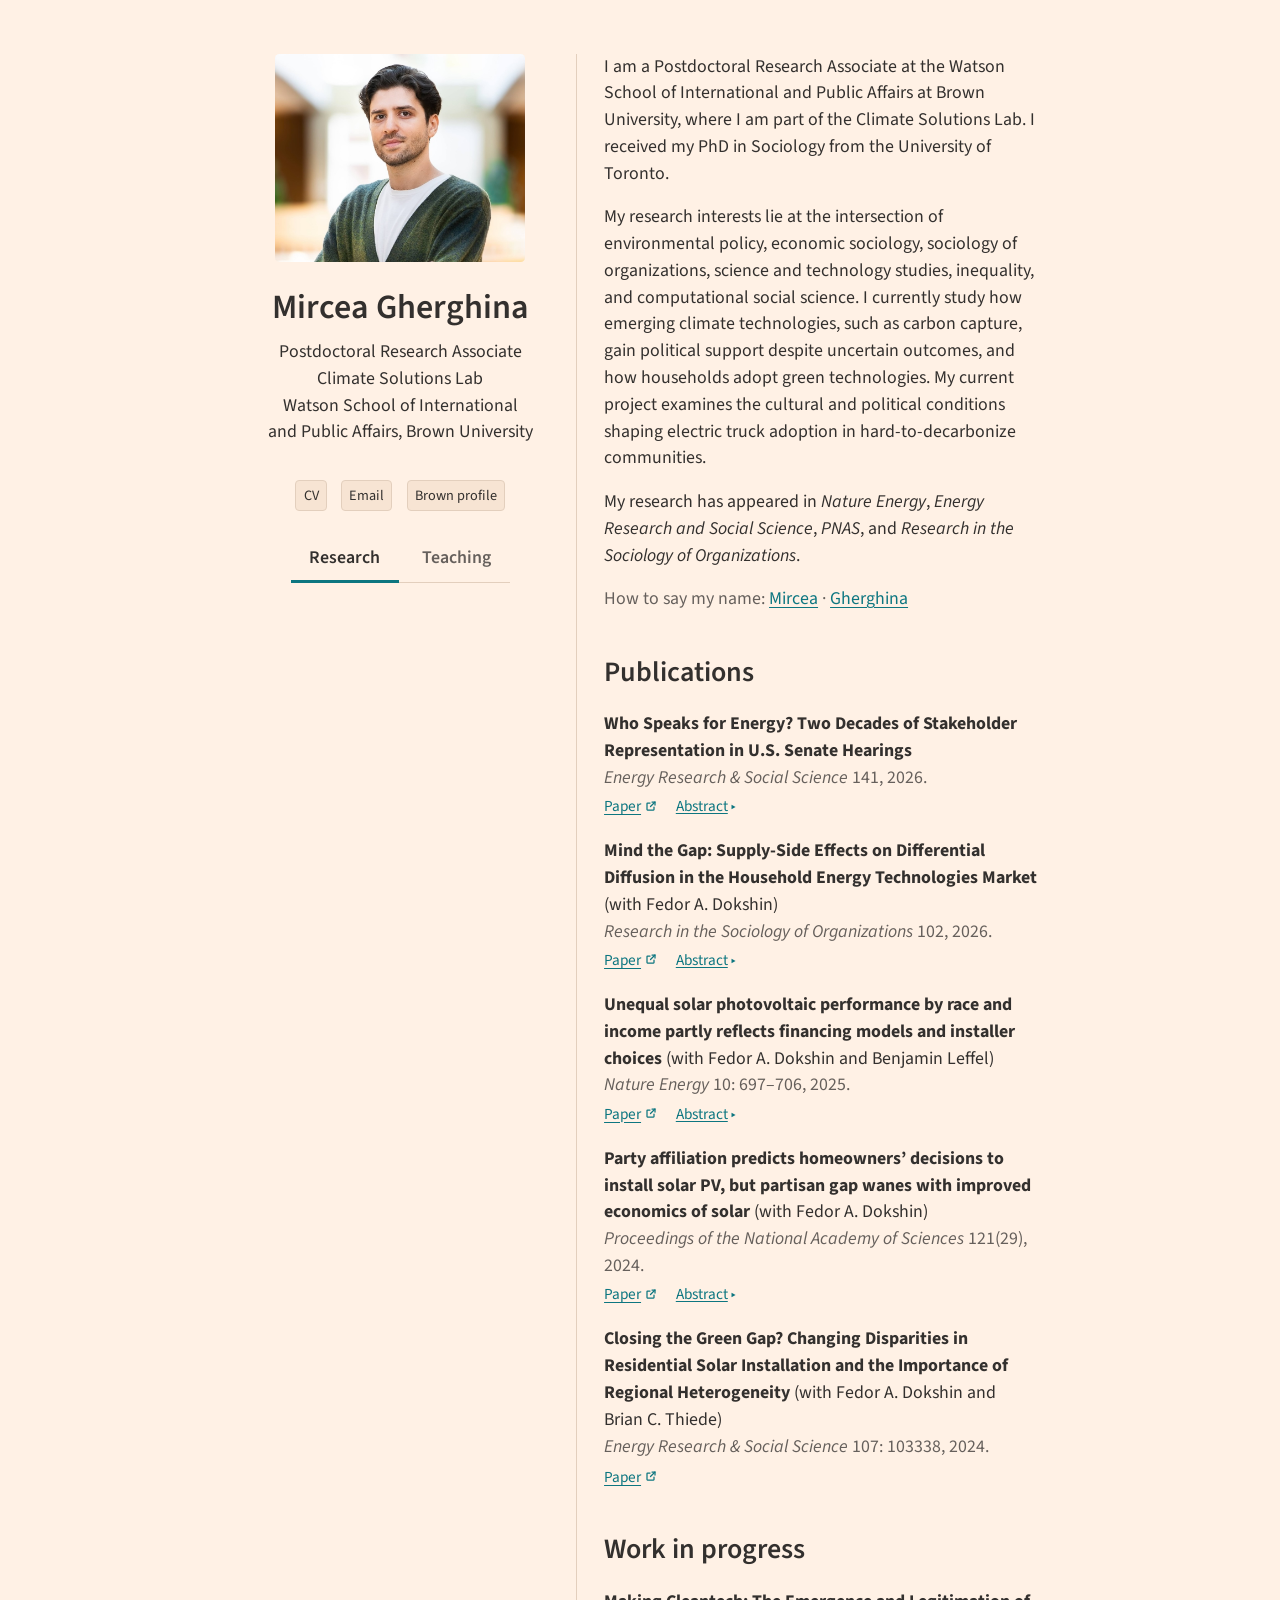
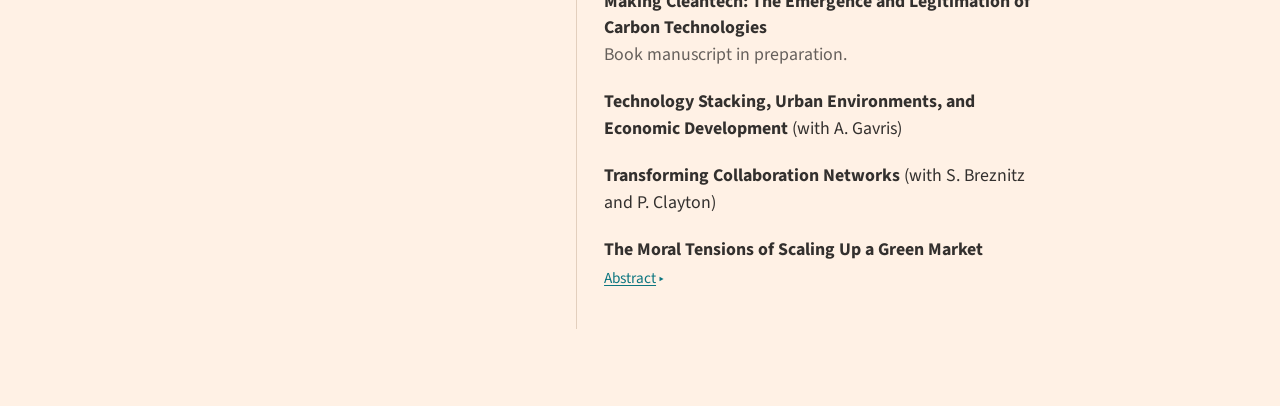
<file: index.html>
<!DOCTYPE html>
<html xmlns="http://www.w3.org/1999/xhtml" lang="en" xml:lang="en"><head>

<meta charset="utf-8">
<meta name="generator" content="quarto-1.7.32">

<meta name="viewport" content="width=device-width, initial-scale=1.0, user-scalable=yes">


<title>Mircea Gherghina</title>
<style>
code{white-space: pre-wrap;}
span.smallcaps{font-variant: small-caps;}
div.columns{display: flex; gap: min(4vw, 1.5em);}
div.column{flex: auto; overflow-x: auto;}
div.hanging-indent{margin-left: 1.5em; text-indent: -1.5em;}
ul.task-list{list-style: none;}
ul.task-list li input[type="checkbox"] {
  width: 0.8em;
  margin: 0 0.8em 0.2em -1em; /* quarto-specific, see https://github.com/quarto-dev/quarto-cli/issues/4556 */ 
  vertical-align: middle;
}
</style>


<script src="site_libs/quarto-nav/quarto-nav.js"></script>
<script src="site_libs/clipboard/clipboard.min.js"></script>
<script src="site_libs/quarto-search/autocomplete.umd.js"></script>
<script src="site_libs/quarto-search/fuse.min.js"></script>
<script src="site_libs/quarto-search/quarto-search.js"></script>
<meta name="quarto:offset" content="./">
<script src="site_libs/quarto-html/quarto.js" type="module"></script>
<script src="site_libs/quarto-html/tabsets/tabsets.js" type="module"></script>
<script src="site_libs/quarto-html/popper.min.js"></script>
<script src="site_libs/quarto-html/tippy.umd.min.js"></script>
<link href="site_libs/quarto-html/tippy.css" rel="stylesheet">
<link href="site_libs/quarto-html/quarto-syntax-highlighting-37eea08aefeeee20ff55810ff984fec1.css" rel="stylesheet" id="quarto-text-highlighting-styles">
<script src="site_libs/bootstrap/bootstrap.min.js"></script>
<link href="site_libs/bootstrap/bootstrap-icons.css" rel="stylesheet">
<link href="site_libs/bootstrap/bootstrap-c1fac2584b48ed01fb6e278e36375074.min.css" rel="stylesheet" append-hash="true" id="quarto-bootstrap" data-mode="light">
<script id="quarto-search-options" type="application/json">{
  "location": "sidebar",
  "copy-button": false,
  "collapse-after": 3,
  "panel-placement": "start",
  "type": "textbox",
  "limit": 50,
  "keyboard-shortcut": [
    "f",
    "/",
    "s"
  ],
  "show-item-context": false,
  "language": {
    "search-no-results-text": "No results",
    "search-matching-documents-text": "matching documents",
    "search-copy-link-title": "Copy link to search",
    "search-hide-matches-text": "Hide additional matches",
    "search-more-match-text": "more match in this document",
    "search-more-matches-text": "more matches in this document",
    "search-clear-button-title": "Clear",
    "search-text-placeholder": "",
    "search-detached-cancel-button-title": "Cancel",
    "search-submit-button-title": "Submit",
    "search-label": "Search"
  }
}</script>


<link rel="stylesheet" href="styles.css">
</head>

<body class="fullcontent quarto-light">

<div id="quarto-search-results"></div>
<!-- content -->
<div id="quarto-content" class="quarto-container page-columns page-rows-contents page-layout-article">
<!-- sidebar -->
<!-- margin-sidebar -->
    
<!-- main -->
<div class="quarto-about-trestles">
  <div class="about-entity">
    <img src="profile.jpg" class="about-image
  rounded " style="width: 14em;">
<header id="title-block-header" class="quarto-title-block default">
<div class="quarto-title">
<h1 class="title">Mircea Gherghina</h1>
<p class="subtitle lead"></p><p>Postdoctoral Research Associate<br> Climate Solutions Lab <br> Watson School of International<br> and Public Affairs, Brown University</p><p></p>
</div>
<div class="quarto-title-meta">
  </div>
</header>
    <div class="about-links">
  <a href="/cv.pdf" class="about-link" rel="" target="">
     <span class="about-link-text">CV</span>
  </a>
  <a href="mailto:mircea_gherghina@brown.edu" class="about-link" rel="" target="">
     <span class="about-link-text">Email</span>
  </a>
  <a href="https://climate.watson.brown.edu/people/mircea-gherghina" class="about-link" rel="" target="">
     <span class="about-link-text">Brown profile</span>
  </a>
</div>
  </div>
  <div class="about-contents"><main class="content" id="quarto-document-content">
<p>I am a Postdoctoral Research Associate at the Watson School of International and Public Affairs at Brown University, where I am part of the Climate Solutions Lab. I received my PhD in Sociology from the University of Toronto.</p>
<p>My research interests lie at the intersection of environmental policy, economic sociology, sociology of organizations, science and technology studies, inequality, and computational social science. I currently study how emerging climate technologies, such as carbon capture, gain political support despite uncertain outcomes, and how households adopt green technologies. My current project examines the cultural and political conditions shaping electric truck adoption in hard-to-decarbonize communities.</p>
<p>My research has appeared in <em>Nature Energy</em>, <em>Energy Research and Social Science</em>, <em>PNAS</em>, and <em>Research in the Sociology of Organizations</em>.</p>
<p><span class="status">How to say my name: <a href="https://www.youtube.com/watch?v=IW060dQiK8I">Mircea</a> · <a href="https://ro.forvo.com/word/gherghina/">Gherghina</a></span></p>
<!-- ============ RESEARCH TAB ============ -->
<div id="research" class="tab-section" data-tab="Research">
<section id="publications" class="level2">
<h2 data-anchor-id="publications">Publications</h2>
<div class="paper">
<p><strong>Who Speaks for Energy? Two Decades of Stakeholder Representation in U.S. Senate Hearings</strong><br> <span class="status"><em>Energy Research &amp; Social Science</em> 141, 2026.</span> <a href="https://doi.org/10.1016/j.erss.2026.105054" class="paper-links">Paper</a></p>
<div class="abstract">
<p>Over the past two decades, energy policy debates have increasingly centered on reducing greenhouse gas emissions, accompanied by growing public investment in clean energy. Yet it remains unclear whether these shifts have diversified whose expertise policymakers draw on and which solutions receive the most attention. In this paper, I draw on political communication and sociological perspectives on expertise to examine how stakeholder representation and dominant themes have shifted in U.S. energy policymaking over this period. Combining a classification of speakers’ affiliations with a structural topic model of nearly 4000 statements from Senate Energy and Natural Resources Committee hearings (1999–2024), I find that incumbent energy industries consistently outnumber clean technology firms among business witnesses, while both companies and industry associations appear less often over time. Clean technology companies remain a small share of business witnesses, although renewables and electrical vehicle companies appear more often in recent years. Senators of both parties emphasize similar themes, but Democratic majorities are associated with greater emphasis on renewables, energy and grid security, and energy efficiency. I find that clean technology firms tend to emphasize innovation policy and renewables, and incumbent firms focus more on fossil fuels and energy prices, a pattern that may partly reflect the themes on which certain actors are invited to testify. In an arena of limited carrying capacity, this matching of actors to themes may narrow the range of perspectives heard on energy solutions, even as the set of actors with a stake in the transition has expanded over time.</p>
</div>
</div>
<div class="paper">
<p><strong>Mind the Gap: Supply-Side Effects on Differential Diffusion in the Household Energy Technologies Market</strong> (with Fedor A. Dokshin)<br> <span class="status"><em>Research in the Sociology of Organizations</em> 102, 2026.</span> <a href="https://doi.org/10.1108/S0733-558X20260000102003" class="paper-links">Paper</a></p>
<div class="abstract">
<p>Climate change mitigation demands the rapid uptake of renewable energy technologies. These technologies can have significant benefits for adopters and the surrounding communities. There are concerns, however, that differential diffusion of these technologies could reproduce and deepen inequalities along existing dimensions of social difference. We extend organizational scholarship on diffusion by focusing on how supply-side organizational practices affect distributional outcomes in emerging markets. We argue that firms’ decisions about marketing and distributional strategies for new products fundamentally shape the pool of early adopters. These marketing strategies reflect not only market conditions but also specific cultural assumptions about likely early adopters – who they are and where they live. We examine these ideas in the context of the residential solar photovoltaics (PV) market in New York State. Door-to-door solicitation remains the dominant mode of marketing solar PV and has potential for structuring the pattern of diffusion, as installers strategically select neighborhoods for canvasing. Using installation data to infer marketing strategies, we find that solar installers respond to government incentives by intensifying their activity at times and in places where financial support is high. Results from statistical models further suggest that installers’ early marketing campaigns are more likely to target neighborhoods that are higher income and majority-white, although patterns differ somewhat across regions. Such supply-side dynamics can set in motion path-dependent processes that entrench inter-group disparities in the adoption rates of renewables. We discuss implications of our study for the prospects of an equitable energy transition and for organizational theories of diffusion.</p>
</div>
</div>
<div class="paper">
<p><strong>Unequal solar photovoltaic performance by race and income partly reflects financing models and installer choices</strong> (with Fedor A. Dokshin and Benjamin Leffel)<br> <span class="status"><em>Nature Energy</em> 10: 697–706, 2025.</span></p>
<p><a href="https://doi.org/10.1038/s41560-025-01743-7" class="paper-links">Paper</a></p>
<div class="abstract">
<p>Residential solar photovoltaics (PV) are important for a rapid decarbonization strategy. To chart an equitable energy transition, researchers have measured inequalities in residential PV adoption and identified factors that drive group disparities. We know little, however, about people’s experiences after installing solar. Electricity generation differences among PV systems can be substantial and may contribute to inequitable outcomes even as adoption disparities wane. Here we use data measuring actual monthly generation for over 26,000 PV systems installed in Connecticut to identify significant disparities in system output by neighbourhood income and race. We show that the choice of financing model (purchase or leasing) partly explains the observed disparities. We also find that system generation varies significantly across installers, highlighting that firm behaviour contributes to inequitable outcomes. These findings underscore the importance of measuring the quality and the quantity of renewable energy projects to ensure an equitable energy transition.</p>
</div>
</div>
<div class="paper">
<p><strong>Party affiliation predicts homeowners’ decisions to install solar PV, but partisan gap wanes with improved economics of solar</strong> (with Fedor A. Dokshin)<br> <span class="status"><em>Proceedings of the National Academy of Sciences</em> 121(29), 2024.</span></p>
<p><a href="https://doi.org/10.1073/pnas.2303519121" class="paper-links">Paper</a></p>
<div class="abstract">
<p>The perceived risk of climate change and the sense of urgency for an energy transition are both politically polarized, especially in the United States. Yet, we know relatively little about how political polarization affects consumer energy preferences and behaviors. Here, we use the case of residential solar photovoltaics (PV) in New York State to 1) measure the partisan gap in solar adoption rates and 2) test whether more favorable economics of solar PV mute the effect of political identity. Using household-level, longitudinal data that include nearly 63,000 completed residential PV projects, we find evidence of a partisan gap in PV adoption. Democratic homeowners are approximately 1.45 times as likely to adopt solar PV as Republican homeowners. Republicans’ rate of adoption is the lowest of all measured groups, behind Independents, unaffiliated voters, and homeowners not registered to vote. Crucially, however, Republicans in our sample appear to be the most attuned to the changing economics and financing options of solar PV. Our estimates suggest that 1) as homeowners’ electricity rate increases relative to its long-run average, the adoption gap between Democ-rats and Republicans narrows, 2) that Republican PV adopters obtain systems with higher expected economic value, and 3) Republicans take greater advantage of alternative financing models, like leases and power purchase agreements, especially when the upfront costs of solar are high. The results demonstrate that political identity affects consumers’ participation in the energy transition, but local context, including the local economics of solar, may mitigate the effect of personal politics.</p>
</div>
</div>
<div class="paper">
<p><strong>Closing the Green Gap? Changing Disparities in Residential Solar Installation and the Importance of Regional Heterogeneity</strong> (with Fedor A. Dokshin and Brian C. Thiede)<br> <span class="status"><em>Energy Research &amp; Social Science</em> 107: 103338, 2024.</span></p>
<p><a href="https://doi.org/10.1016/j.erss.2023.103338" class="paper-links">Paper</a></p>
<div class="abstract">
</div>
</div>
</section>
<section id="work-in-progress" class="level2">
<h2 data-anchor-id="work-in-progress">Work in progress</h2>
<div class="paper">
<p><strong>Making Cleantech: The Emergence and Legitimation of Carbon Technologies</strong><br> <span class="status">Book manuscript in preparation.</span></p>
<div class="abstract">
</div>
</div>
<div class="paper">
<p><strong>Technology Stacking, Urban Environments, and Economic Development</strong> (with A. Gavris)<br></p>
<div class="abstract">
</div>
</div>
<div class="paper">
<p><strong>Transforming Collaboration Networks</strong> (with S. Breznitz and P. Clayton)<br></p>
<div class="abstract">
</div>
</div>
<div class="paper">
<p><strong>The Moral Tensions of Scaling Up a Green Market</strong><br></p>
<div class="abstract">
<p>Anthropogenic climate change has prompted growing investment in technologies to mitigate greenhouse gas emissions. Yet developing these markets presents distinct challenges, as uncertainties about their effectiveness and capacity to scale generate significant points of contention among stakeholders. In response, entrepreneurs craft narratives around their technological solutions and build alliances with policymakers and investors to sustain the emergence of these markets. In this paper, I examine carbon capture and removal technologies as a specific case of emerging environmental markets by using in-depth interviews with key industry informants, along with a collection of news articles about the carbon capture sector. Through thematic coding, I reveal how startups and stakeholders in this area perceive the challenges of using technologies and markets to turn carbon into a resource. The findings show that commodifying carbon creates tensions between the urgency of climate action and the technology’s uncertain capacity to scale, while raising concerns about delaying the broader energy transition. Entrepreneurs address these tensions through narrative work that frames carbon capture as a necessary and justifiable response to climate change, while distancing it from the fossil fuel industry with which it has ties. These findings contribute to our understanding of how green technologies emerge and advance knowledge of the role of narrative and boundary work in the social construction of markets.</p>
</div>
</div>
</section>
</div>
<!-- ============ TEACHING TAB ============ -->
<div id="teaching" class="tab-section" data-tab="Teaching">
<p>My teaching covers quantitative and computational methods, along with substantive courses in environmental policy, economic sociology, and the sociology of science and technology.</p>
<section id="course-instructor" class="level2">
<h2 data-anchor-id="course-instructor">Course instructor</h2>
<div class="paper">
<p><strong>Energy, Climate and Society</strong> (IAPA 1700G)<br> <span class="status">Brown University, Spring and Fall 2026</span></p>
<div class="abstract" data-label="Course description">
<p>This course examines the social side of how energy is produced and used. It begins with fossil fuels and their effects on communities and the environment, then turns to energy transitions and the social forces that help or hold back renewable energy. A central question runs throughout: who benefits from energy change, and who bears its costs? Students build policy analysis skills by identifying energy challenges, assessing their social impacts, and proposing evidence-based solutions.</p>
</div>
</div>
<div class="paper">
<p><strong>Social Data Analytics</strong> (CCT 416)<br> <span class="status">University of Toronto, Winter 2024</span></p>
<p><a href="https://www.gherghina.com/wp-content/uploads/2025/09/Social_data_analytics.pdf" class="paper-links">Syllabus</a></p>
<div class="abstract" data-label="Course description">
<p>A lab-based course on collecting and analyzing social data, for beginning and intermediate researchers. Students read recent “big data” studies and discuss their theory, critiques, and ethics, while learning Python programming, web scraping, data collection and storage, basic statistics, and data visualization. The course ends with a research project on a topic of each student’s choice.</p>
</div>
</div>
</section>
<section id="teaching-assistant-university-of-toronto" class="level2">
<h2 data-anchor-id="teaching-assistant-university-of-toronto">Teaching assistant, University of Toronto</h2>
<div class="paper">
<p><strong>Introduction to Quantitative Methods</strong> (SOC 202)<br> <span class="status">Winter 2020, Fall 2022, Winter 2023</span></p>
</div>
<div class="paper">
<p><strong>Intermediate Quantitative Methods</strong> (SOC 252)<br> <span class="status">Fall 2023</span></p>
</div>
<div class="paper">
<p><strong>Computational Methods in Sociology</strong> (SOC 497)<br> <span class="status">Winter 2022</span></p>
</div>
<div class="paper">
<p><strong>Energy Policy &amp; Environment</strong> (ENV 350)<br> <span class="status">Winter 2022</span></p>
</div>
<div class="paper">
<p><strong>Introduction to Social Networks</strong> (SOC 270)<br> <span class="status">Winter 2021, Summer 2021, Winter 2023</span></p>
</div>
<div class="paper">
<p><strong>Economic Sociology</strong> (SOC 306)<br> <span class="status">Fall 2019, Fall 2020</span></p>
</div>
</section>
</div>


</main></div>
</div>
 <!-- /main -->
<!-- Research / Teaching tabs under the profile.
     Adds two tabs below the CV/Email links and shows one section at a time.
     Sections are any block in index.qmd marked with class "tab-section". -->
<script>
/* Abstract links: every "::: abstract" block in index.qmd becomes an
   "Abstract" link next to "Paper"; clicking it opens the text below.
   Empty abstract blocks are ignored, so nothing shows until you paste text in. */
document.addEventListener("DOMContentLoaded", function () {
  // If a Paper/Syllabus link sits in the same paragraph as the title or journal
  // (no blank line before it), move it onto its own line under that paragraph.
  document.querySelectorAll(".paper a.paper-links").forEach(function (a) {
    var p = a.parentElement;
    if (p.tagName !== "P") return;
    var onlyLinks = Array.from(p.childNodes).every(function (n) {
      return n.nodeName === "A" || (n.nodeType === 3 && !n.textContent.trim());
    });
    if (onlyLinks) return;
    var line = p.nextElementSibling;
    if (!line || !line.classList.contains("links-line")) {
      line = document.createElement("p");
      line.className = "links-line";
      p.parentNode.insertBefore(line, p.nextSibling);
    }
    // drop the line break / spaces left in front of the link
    var prev = a.previousSibling;
    while (prev && ((prev.nodeType === 3 && !prev.textContent.trim()) || prev.nodeName === "BR" || prev.nodeName === "SOFTBREAK")) {
      var before = prev.previousSibling; prev.remove(); prev = before;
    }
    line.appendChild(a);
  });

  document.querySelectorAll(".paper .abstract").forEach(function (abs, i) {
    if (!abs.textContent.trim()) { abs.remove(); return; }
    var paper = abs.closest(".paper");
    var link = paper.querySelector("a.paper-links");
    var line = link ? link.parentElement : null;
    // Also accept a plain links paragraph just above the abstract,
    // e.g. [Paper](https://...) written without {.paper-links}
    if (!line) {
      var prev = abs.previousElementSibling;
      var onlyLinks = prev && prev.tagName === "P" && prev.querySelector("a") &&
        Array.from(prev.childNodes).every(function (n) {
          return n.nodeName === "A" || (n.nodeType === 3 && !n.textContent.trim());
        });
      if (onlyLinks) line = prev;
    }
    if (!line) {                       // no Paper link: make a links line
      line = document.createElement("p");
      abs.parentNode.insertBefore(line, abs);
    }
    line.classList.add("links-line");
    abs.id = abs.id || "abstract-" + (i + 1);
    abs.hidden = true;
    var btn = document.createElement("button");
    btn.type = "button";
    btn.className = "abstract-toggle";
    btn.textContent = abs.dataset.label || "Abstract";
    btn.setAttribute("aria-expanded", "false");
    btn.setAttribute("aria-controls", abs.id);
    btn.addEventListener("click", function () {
      var open = abs.hidden;
      abs.hidden = !open;
      btn.setAttribute("aria-expanded", open ? "true" : "false");
    });
    line.appendChild(btn);
  });
});

document.addEventListener("DOMContentLoaded", function () {
  var sections = Array.from(document.querySelectorAll(".tab-section"));
  var profile = document.querySelector(".about-entity");
  if (!sections.length || !profile) return;

  var nav = document.createElement("nav");
  nav.className = "profile-tabs";
  nav.setAttribute("role", "tablist");
  nav.setAttribute("aria-label", "Sections");

  sections.forEach(function (sec) {
    var btn = document.createElement("button");
    btn.type = "button";
    btn.setAttribute("role", "tab");
    btn.id = "tab-" + sec.id;
    btn.setAttribute("aria-controls", sec.id);
    btn.textContent = sec.dataset.tab || sec.id;
    sec.setAttribute("role", "tabpanel");
    sec.setAttribute("aria-labelledby", btn.id);
    btn.addEventListener("click", function () {
      show(sec.id);
      history.replaceState(null, "", "#" + sec.id);
      // On phones the profile sits above the bio, so jump down to the section
      if (window.matchMedia("(max-width: 991px)").matches) {
        sec.scrollIntoView({ behavior: "smooth", block: "start" });
      }
    });
    nav.appendChild(btn);
  });
  profile.appendChild(nav);

  // The bio: everything above the first tab section (bio paragraphs,
  // name pronunciation, research interests). Shown only on the first tab.
  var bio = [];
  for (var el = sections[0].previousElementSibling; el; el = el.previousElementSibling) {
    if (el.matches("header, script, style, #title-block-header")) continue;
    bio.push(el);
  }

  function show(id) {
    bio.forEach(function (el) { el.hidden = id !== sections[0].id; });
    sections.forEach(function (sec) {
      var on = sec.id === id;
      sec.hidden = !on;
      var btn = document.getElementById("tab-" + sec.id);
      btn.setAttribute("aria-selected", on ? "true" : "false");
      btn.tabIndex = on ? 0 : -1;
    });
  }

  // Arrow keys move between tabs
  nav.addEventListener("keydown", function (e) {
    if (e.key !== "ArrowRight" && e.key !== "ArrowLeft" &&
        e.key !== "ArrowDown" && e.key !== "ArrowUp") return;
    var tabs = Array.from(nav.querySelectorAll("button"));
    var i = tabs.indexOf(document.activeElement);
    var next = tabs[(i + (e.key === "ArrowRight" || e.key === "ArrowDown" ? 1 : tabs.length - 1)) % tabs.length];
    next.focus(); next.click(); e.preventDefault();
  });

  // Open the tab named in the address (e.g. yoursite/#teaching), otherwise the first
  var start = location.hash.slice(1);
  show(sections.some(function (s) { return s.id === start; }) ? start : sections[0].id);
});
</script>
<script id="quarto-html-after-body" type="application/javascript">
  window.document.addEventListener("DOMContentLoaded", function (event) {
    const isCodeAnnotation = (el) => {
      for (const clz of el.classList) {
        if (clz.startsWith('code-annotation-')) {                     
          return true;
        }
      }
      return false;
    }
    const onCopySuccess = function(e) {
      // button target
      const button = e.trigger;
      // don't keep focus
      button.blur();
      // flash "checked"
      button.classList.add('code-copy-button-checked');
      var currentTitle = button.getAttribute("title");
      button.setAttribute("title", "Copied!");
      let tooltip;
      if (window.bootstrap) {
        button.setAttribute("data-bs-toggle", "tooltip");
        button.setAttribute("data-bs-placement", "left");
        button.setAttribute("data-bs-title", "Copied!");
        tooltip = new bootstrap.Tooltip(button, 
          { trigger: "manual", 
            customClass: "code-copy-button-tooltip",
            offset: [0, -8]});
        tooltip.show();    
      }
      setTimeout(function() {
        if (tooltip) {
          tooltip.hide();
          button.removeAttribute("data-bs-title");
          button.removeAttribute("data-bs-toggle");
          button.removeAttribute("data-bs-placement");
        }
        button.setAttribute("title", currentTitle);
        button.classList.remove('code-copy-button-checked');
      }, 1000);
      // clear code selection
      e.clearSelection();
    }
    const getTextToCopy = function(trigger) {
        const codeEl = trigger.previousElementSibling.cloneNode(true);
        for (const childEl of codeEl.children) {
          if (isCodeAnnotation(childEl)) {
            childEl.remove();
          }
        }
        return codeEl.innerText;
    }
    const clipboard = new window.ClipboardJS('.code-copy-button:not([data-in-quarto-modal])', {
      text: getTextToCopy
    });
    clipboard.on('success', onCopySuccess);
    if (window.document.getElementById('quarto-embedded-source-code-modal')) {
      const clipboardModal = new window.ClipboardJS('.code-copy-button[data-in-quarto-modal]', {
        text: getTextToCopy,
        container: window.document.getElementById('quarto-embedded-source-code-modal')
      });
      clipboardModal.on('success', onCopySuccess);
    }
      var localhostRegex = new RegExp(/^(?:http|https):\/\/localhost\:?[0-9]*\//);
      var mailtoRegex = new RegExp(/^mailto:/);
        var filterRegex = new RegExp("https:\/\/gherghina\.com");
      var isInternal = (href) => {
          return filterRegex.test(href) || localhostRegex.test(href) || mailtoRegex.test(href);
      }
      // Inspect non-navigation links and adorn them if external
     var links = window.document.querySelectorAll('a[href]:not(.nav-link):not(.navbar-brand):not(.toc-action):not(.sidebar-link):not(.sidebar-item-toggle):not(.pagination-link):not(.no-external):not([aria-hidden]):not(.dropdown-item):not(.quarto-navigation-tool):not(.about-link)');
      for (var i=0; i<links.length; i++) {
        const link = links[i];
        if (!isInternal(link.href)) {
          // undo the damage that might have been done by quarto-nav.js in the case of
          // links that we want to consider external
          if (link.dataset.originalHref !== undefined) {
            link.href = link.dataset.originalHref;
          }
        }
      }
    function tippyHover(el, contentFn, onTriggerFn, onUntriggerFn) {
      const config = {
        allowHTML: true,
        maxWidth: 500,
        delay: 100,
        arrow: false,
        appendTo: function(el) {
            return el.parentElement;
        },
        interactive: true,
        interactiveBorder: 10,
        theme: 'quarto',
        placement: 'bottom-start',
      };
      if (contentFn) {
        config.content = contentFn;
      }
      if (onTriggerFn) {
        config.onTrigger = onTriggerFn;
      }
      if (onUntriggerFn) {
        config.onUntrigger = onUntriggerFn;
      }
      window.tippy(el, config); 
    }
    const noterefs = window.document.querySelectorAll('a[role="doc-noteref"]');
    for (var i=0; i<noterefs.length; i++) {
      const ref = noterefs[i];
      tippyHover(ref, function() {
        // use id or data attribute instead here
        let href = ref.getAttribute('data-footnote-href') || ref.getAttribute('href');
        try { href = new URL(href).hash; } catch {}
        const id = href.replace(/^#\/?/, "");
        const note = window.document.getElementById(id);
        if (note) {
          return note.innerHTML;
        } else {
          return "";
        }
      });
    }
    const xrefs = window.document.querySelectorAll('a.quarto-xref');
    const processXRef = (id, note) => {
      // Strip column container classes
      const stripColumnClz = (el) => {
        el.classList.remove("page-full", "page-columns");
        if (el.children) {
          for (const child of el.children) {
            stripColumnClz(child);
          }
        }
      }
      stripColumnClz(note)
      if (id === null || id.startsWith('sec-')) {
        // Special case sections, only their first couple elements
        const container = document.createElement("div");
        if (note.children && note.children.length > 2) {
          container.appendChild(note.children[0].cloneNode(true));
          for (let i = 1; i < note.children.length; i++) {
            const child = note.children[i];
            if (child.tagName === "P" && child.innerText === "") {
              continue;
            } else {
              container.appendChild(child.cloneNode(true));
              break;
            }
          }
          if (window.Quarto?.typesetMath) {
            window.Quarto.typesetMath(container);
          }
          return container.innerHTML
        } else {
          if (window.Quarto?.typesetMath) {
            window.Quarto.typesetMath(note);
          }
          return note.innerHTML;
        }
      } else {
        // Remove any anchor links if they are present
        const anchorLink = note.querySelector('a.anchorjs-link');
        if (anchorLink) {
          anchorLink.remove();
        }
        if (window.Quarto?.typesetMath) {
          window.Quarto.typesetMath(note);
        }
        if (note.classList.contains("callout")) {
          return note.outerHTML;
        } else {
          return note.innerHTML;
        }
      }
    }
    for (var i=0; i<xrefs.length; i++) {
      const xref = xrefs[i];
      tippyHover(xref, undefined, function(instance) {
        instance.disable();
        let url = xref.getAttribute('href');
        let hash = undefined; 
        if (url.startsWith('#')) {
          hash = url;
        } else {
          try { hash = new URL(url).hash; } catch {}
        }
        if (hash) {
          const id = hash.replace(/^#\/?/, "");
          const note = window.document.getElementById(id);
          if (note !== null) {
            try {
              const html = processXRef(id, note.cloneNode(true));
              instance.setContent(html);
            } finally {
              instance.enable();
              instance.show();
            }
          } else {
            // See if we can fetch this
            fetch(url.split('#')[0])
            .then(res => res.text())
            .then(html => {
              const parser = new DOMParser();
              const htmlDoc = parser.parseFromString(html, "text/html");
              const note = htmlDoc.getElementById(id);
              if (note !== null) {
                const html = processXRef(id, note);
                instance.setContent(html);
              } 
            }).finally(() => {
              instance.enable();
              instance.show();
            });
          }
        } else {
          // See if we can fetch a full url (with no hash to target)
          // This is a special case and we should probably do some content thinning / targeting
          fetch(url)
          .then(res => res.text())
          .then(html => {
            const parser = new DOMParser();
            const htmlDoc = parser.parseFromString(html, "text/html");
            const note = htmlDoc.querySelector('main.content');
            if (note !== null) {
              // This should only happen for chapter cross references
              // (since there is no id in the URL)
              // remove the first header
              if (note.children.length > 0 && note.children[0].tagName === "HEADER") {
                note.children[0].remove();
              }
              const html = processXRef(null, note);
              instance.setContent(html);
            } 
          }).finally(() => {
            instance.enable();
            instance.show();
          });
        }
      }, function(instance) {
      });
    }
        let selectedAnnoteEl;
        const selectorForAnnotation = ( cell, annotation) => {
          let cellAttr = 'data-code-cell="' + cell + '"';
          let lineAttr = 'data-code-annotation="' +  annotation + '"';
          const selector = 'span[' + cellAttr + '][' + lineAttr + ']';
          return selector;
        }
        const selectCodeLines = (annoteEl) => {
          const doc = window.document;
          const targetCell = annoteEl.getAttribute("data-target-cell");
          const targetAnnotation = annoteEl.getAttribute("data-target-annotation");
          const annoteSpan = window.document.querySelector(selectorForAnnotation(targetCell, targetAnnotation));
          const lines = annoteSpan.getAttribute("data-code-lines").split(",");
          const lineIds = lines.map((line) => {
            return targetCell + "-" + line;
          })
          let top = null;
          let height = null;
          let parent = null;
          if (lineIds.length > 0) {
              //compute the position of the single el (top and bottom and make a div)
              const el = window.document.getElementById(lineIds[0]);
              top = el.offsetTop;
              height = el.offsetHeight;
              parent = el.parentElement.parentElement;
            if (lineIds.length > 1) {
              const lastEl = window.document.getElementById(lineIds[lineIds.length - 1]);
              const bottom = lastEl.offsetTop + lastEl.offsetHeight;
              height = bottom - top;
            }
            if (top !== null && height !== null && parent !== null) {
              // cook up a div (if necessary) and position it 
              let div = window.document.getElementById("code-annotation-line-highlight");
              if (div === null) {
                div = window.document.createElement("div");
                div.setAttribute("id", "code-annotation-line-highlight");
                div.style.position = 'absolute';
                parent.appendChild(div);
              }
              div.style.top = top - 2 + "px";
              div.style.height = height + 4 + "px";
              div.style.left = 0;
              let gutterDiv = window.document.getElementById("code-annotation-line-highlight-gutter");
              if (gutterDiv === null) {
                gutterDiv = window.document.createElement("div");
                gutterDiv.setAttribute("id", "code-annotation-line-highlight-gutter");
                gutterDiv.style.position = 'absolute';
                const codeCell = window.document.getElementById(targetCell);
                const gutter = codeCell.querySelector('.code-annotation-gutter');
                gutter.appendChild(gutterDiv);
              }
              gutterDiv.style.top = top - 2 + "px";
              gutterDiv.style.height = height + 4 + "px";
            }
            selectedAnnoteEl = annoteEl;
          }
        };
        const unselectCodeLines = () => {
          const elementsIds = ["code-annotation-line-highlight", "code-annotation-line-highlight-gutter"];
          elementsIds.forEach((elId) => {
            const div = window.document.getElementById(elId);
            if (div) {
              div.remove();
            }
          });
          selectedAnnoteEl = undefined;
        };
          // Handle positioning of the toggle
      window.addEventListener(
        "resize",
        throttle(() => {
          elRect = undefined;
          if (selectedAnnoteEl) {
            selectCodeLines(selectedAnnoteEl);
          }
        }, 10)
      );
      function throttle(fn, ms) {
      let throttle = false;
      let timer;
        return (...args) => {
          if(!throttle) { // first call gets through
              fn.apply(this, args);
              throttle = true;
          } else { // all the others get throttled
              if(timer) clearTimeout(timer); // cancel #2
              timer = setTimeout(() => {
                fn.apply(this, args);
                timer = throttle = false;
              }, ms);
          }
        };
      }
        // Attach click handler to the DT
        const annoteDls = window.document.querySelectorAll('dt[data-target-cell]');
        for (const annoteDlNode of annoteDls) {
          annoteDlNode.addEventListener('click', (event) => {
            const clickedEl = event.target;
            if (clickedEl !== selectedAnnoteEl) {
              unselectCodeLines();
              const activeEl = window.document.querySelector('dt[data-target-cell].code-annotation-active');
              if (activeEl) {
                activeEl.classList.remove('code-annotation-active');
              }
              selectCodeLines(clickedEl);
              clickedEl.classList.add('code-annotation-active');
            } else {
              // Unselect the line
              unselectCodeLines();
              clickedEl.classList.remove('code-annotation-active');
            }
          });
        }
    const findCites = (el) => {
      const parentEl = el.parentElement;
      if (parentEl) {
        const cites = parentEl.dataset.cites;
        if (cites) {
          return {
            el,
            cites: cites.split(' ')
          };
        } else {
          return findCites(el.parentElement)
        }
      } else {
        return undefined;
      }
    };
    var bibliorefs = window.document.querySelectorAll('a[role="doc-biblioref"]');
    for (var i=0; i<bibliorefs.length; i++) {
      const ref = bibliorefs[i];
      const citeInfo = findCites(ref);
      if (citeInfo) {
        tippyHover(citeInfo.el, function() {
          var popup = window.document.createElement('div');
          citeInfo.cites.forEach(function(cite) {
            var citeDiv = window.document.createElement('div');
            citeDiv.classList.add('hanging-indent');
            citeDiv.classList.add('csl-entry');
            var biblioDiv = window.document.getElementById('ref-' + cite);
            if (biblioDiv) {
              citeDiv.innerHTML = biblioDiv.innerHTML;
            }
            popup.appendChild(citeDiv);
          });
          return popup.innerHTML;
        });
      }
    }
  });
  </script>
</div> <!-- /content -->




</body></html>
</file>
<file: site_libs/quarto-html/tippy.css>
.tippy-box[data-animation=fade][data-state=hidden]{opacity:0}[data-tippy-root]{max-width:calc(100vw - 10px)}.tippy-box{position:relative;background-color:#333;color:#fff;border-radius:4px;font-size:14px;line-height:1.4;white-space:normal;outline:0;transition-property:transform,visibility,opacity}.tippy-box[data-placement^=top]>.tippy-arrow{bottom:0}.tippy-box[data-placement^=top]>.tippy-arrow:before{bottom:-7px;left:0;border-width:8px 8px 0;border-top-color:initial;transform-origin:center top}.tippy-box[data-placement^=bottom]>.tippy-arrow{top:0}.tippy-box[data-placement^=bottom]>.tippy-arrow:before{top:-7px;left:0;border-width:0 8px 8px;border-bottom-color:initial;transform-origin:center bottom}.tippy-box[data-placement^=left]>.tippy-arrow{right:0}.tippy-box[data-placement^=left]>.tippy-arrow:before{border-width:8px 0 8px 8px;border-left-color:initial;right:-7px;transform-origin:center left}.tippy-box[data-placement^=right]>.tippy-arrow{left:0}.tippy-box[data-placement^=right]>.tippy-arrow:before{left:-7px;border-width:8px 8px 8px 0;border-right-color:initial;transform-origin:center right}.tippy-box[data-inertia][data-state=visible]{transition-timing-function:cubic-bezier(.54,1.5,.38,1.11)}.tippy-arrow{width:16px;height:16px;color:#333}.tippy-arrow:before{content:"";position:absolute;border-color:transparent;border-style:solid}.tippy-content{position:relative;padding:5px 9px;z-index:1}
</file>
<file: site_libs/quarto-html/quarto-syntax-highlighting-37eea08aefeeee20ff55810ff984fec1.css>
/* quarto syntax highlight colors */
:root {
  --quarto-hl-ot-color: #003B4F;
  --quarto-hl-at-color: #657422;
  --quarto-hl-ss-color: #20794D;
  --quarto-hl-an-color: #5E5E5E;
  --quarto-hl-fu-color: #4758AB;
  --quarto-hl-st-color: #20794D;
  --quarto-hl-cf-color: #003B4F;
  --quarto-hl-op-color: #5E5E5E;
  --quarto-hl-er-color: #AD0000;
  --quarto-hl-bn-color: #AD0000;
  --quarto-hl-al-color: #AD0000;
  --quarto-hl-va-color: #111111;
  --quarto-hl-bu-color: inherit;
  --quarto-hl-ex-color: inherit;
  --quarto-hl-pp-color: #AD0000;
  --quarto-hl-in-color: #5E5E5E;
  --quarto-hl-vs-color: #20794D;
  --quarto-hl-wa-color: #5E5E5E;
  --quarto-hl-do-color: #5E5E5E;
  --quarto-hl-im-color: #00769E;
  --quarto-hl-ch-color: #20794D;
  --quarto-hl-dt-color: #AD0000;
  --quarto-hl-fl-color: #AD0000;
  --quarto-hl-co-color: #5E5E5E;
  --quarto-hl-cv-color: #5E5E5E;
  --quarto-hl-cn-color: #8f5902;
  --quarto-hl-sc-color: #5E5E5E;
  --quarto-hl-dv-color: #AD0000;
  --quarto-hl-kw-color: #003B4F;
}

/* other quarto variables */
:root {
  --quarto-font-monospace: SFMono-Regular, Menlo, Monaco, Consolas, "Liberation Mono", "Courier New", monospace;
}

/* syntax highlight based on Pandoc's rules */
pre > code.sourceCode > span {
  color: #003B4F;
}

code.sourceCode > span {
  color: #003B4F;
}

div.sourceCode,
div.sourceCode pre.sourceCode {
  color: #003B4F;
}

/* Normal */
code span {
  color: #003B4F;
}

/* Alert */
code span.al {
  color: #AD0000;
  font-style: inherit;
}

/* Annotation */
code span.an {
  color: #5E5E5E;
  font-style: inherit;
}

/* Attribute */
code span.at {
  color: #657422;
  font-style: inherit;
}

/* BaseN */
code span.bn {
  color: #AD0000;
  font-style: inherit;
}

/* BuiltIn */
code span.bu {
  font-style: inherit;
}

/* ControlFlow */
code span.cf {
  color: #003B4F;
  font-weight: bold;
  font-style: inherit;
}

/* Char */
code span.ch {
  color: #20794D;
  font-style: inherit;
}

/* Constant */
code span.cn {
  color: #8f5902;
  font-style: inherit;
}

/* Comment */
code span.co {
  color: #5E5E5E;
  font-style: inherit;
}

/* CommentVar */
code span.cv {
  color: #5E5E5E;
  font-style: italic;
}

/* Documentation */
code span.do {
  color: #5E5E5E;
  font-style: italic;
}

/* DataType */
code span.dt {
  color: #AD0000;
  font-style: inherit;
}

/* DecVal */
code span.dv {
  color: #AD0000;
  font-style: inherit;
}

/* Error */
code span.er {
  color: #AD0000;
  font-style: inherit;
}

/* Extension */
code span.ex {
  font-style: inherit;
}

/* Float */
code span.fl {
  color: #AD0000;
  font-style: inherit;
}

/* Function */
code span.fu {
  color: #4758AB;
  font-style: inherit;
}

/* Import */
code span.im {
  color: #00769E;
  font-style: inherit;
}

/* Information */
code span.in {
  color: #5E5E5E;
  font-style: inherit;
}

/* Keyword */
code span.kw {
  color: #003B4F;
  font-weight: bold;
  font-style: inherit;
}

/* Operator */
code span.op {
  color: #5E5E5E;
  font-style: inherit;
}

/* Other */
code span.ot {
  color: #003B4F;
  font-style: inherit;
}

/* Preprocessor */
code span.pp {
  color: #AD0000;
  font-style: inherit;
}

/* SpecialChar */
code span.sc {
  color: #5E5E5E;
  font-style: inherit;
}

/* SpecialString */
code span.ss {
  color: #20794D;
  font-style: inherit;
}

/* String */
code span.st {
  color: #20794D;
  font-style: inherit;
}

/* Variable */
code span.va {
  color: #111111;
  font-style: inherit;
}

/* VerbatimString */
code span.vs {
  color: #20794D;
  font-style: inherit;
}

/* Warning */
code span.wa {
  color: #5E5E5E;
  font-style: italic;
}

.prevent-inlining {
  content: "</";
}

/*# sourceMappingURL=27d3d809615f7771493d095567f04340.css.map */
</file>
<file: styles.css>
/* Tweaks on top of the Quarto "cosmo" theme */

/* ---------- Colors: warm salmon "newspaper" paper ----------
   Change these values to recolor the whole site. */
:root {
  --paper: #FFF1E5;      /* page background */
  --paper-deep: #F7E4D3; /* boxes and buttons, slightly darker */
  --ink: #33302E;        /* main text */
  --muted: #66605C;      /* journal, dates, secondary text */
  --rule: #E3CFBD;       /* lines and borders */
  --accent: #0D7680;     /* links, active tab */
}

body {
  font-size: 1.05rem;
  background-color: var(--paper);
  color: var(--ink);
}
h1, h2, h3, .title { color: var(--ink); }
a { color: var(--accent); }
a:hover { color: #08535A; }

h2 {
  margin-top: 2.5rem;
  padding-bottom: 0.3rem;
  border-bottom: 1px solid var(--rule);
}
h3 { margin-top: 1.8rem; font-size: 1.15rem; }

/* Line between the profile column and the content */
.about-entity, .about-contents, #quarto-document-content { border-color: var(--rule) !important; }
.quarto-title .subtitle, .about-entity p { color: var(--ink); }

/* CV / Email / Brown profile buttons */
.about-link {
  color: var(--ink) !important;
  border-color: var(--rule) !important;
  background-color: var(--paper-deep);
}
.about-link:hover { border-color: var(--accent) !important; color: var(--accent) !important; }

/* Research interests line at the end of the bio */
.interests {
  margin-top: 1.2rem;
  padding-top: 0.8rem;
  border-top: 1px solid var(--rule);
  color: var(--muted);
}
.interests p { margin-bottom: 0; }
.interests strong { color: var(--ink); }

/* One paper = one block with a little space between */
.paper { margin-bottom: 1.2rem; }
.paper p { margin-bottom: 0.2rem; }
a.paper-links { font-size: 0.9rem; }
.status { color: var(--muted); }

/* Paper · Abstract links, and the abstract text that opens below them */
.links-line {
  display: flex;
  flex-wrap: wrap;          /* Paper and Abstract sit side by side; never stretches the page */
  align-items: baseline;
  gap: 0.2rem 1.1rem;
  font-size: 0.9rem;
}
.links-line a, .links-line button { font-size: inherit; white-space: nowrap; }
.abstract-toggle {
  background: none;
  border: 0;
  padding: 0;
  font: inherit;
  color: var(--accent);
  text-decoration: underline;
  text-underline-offset: 2px;
  cursor: pointer;
}
.abstract-toggle:hover { color: #08535A; }
.abstract-toggle::after { content: " ▸"; text-decoration: none; display: inline-block; margin-left: 0.2em; }
.abstract-toggle[aria-expanded="true"]::after { content: " ▾"; }
.abstract-toggle:focus-visible { outline: 2px solid var(--accent); outline-offset: 2px; }
/* The abstract opens in a soft box */
.abstract {
  margin: 0.5rem 0 0.3rem;
  padding: 0.8rem 1rem;
  background-color: var(--paper-deep);
  border: 1px solid var(--rule);
  border-left: 3px solid var(--accent);
  border-radius: 4px;
  font-size: 0.95rem;
  line-height: 1.6;
}
.abstract p:last-child { margin-bottom: 0; }

/* Keep the profile (photo, links, tabs) in view while scrolling on wide screens */
@media (min-width: 992px) {
  .about-entity { position: sticky; top: 2rem; align-self: flex-start; }
}

/* ---------- Research / Teaching tabs under the profile ---------- */
[hidden] { display: none !important; }

.profile-tabs {
  display: flex;
  justify-content: center;
  gap: 0.25rem;
  margin-top: 1.5rem;
  border-bottom: 1px solid var(--rule);
}
.profile-tabs button {
  background: none;
  border: 0;
  border-bottom: 3px solid transparent;
  margin-bottom: -1px;
  padding: 0.5rem 1.1rem;
  font: inherit;
  font-weight: 600;
  color: var(--muted);
  cursor: pointer;
}
.profile-tabs button:hover { color: var(--ink); }
.profile-tabs button[aria-selected="true"] {
  color: var(--ink);
  border-bottom-color: var(--accent);
}
.profile-tabs button:focus-visible { outline: 2px solid var(--accent); outline-offset: 2px; }

/* The first heading in each tab shouldn't have a big gap above it */
.tab-section > h2:first-child,
.tab-section > .section:first-child > h2 { margin-top: 1.5rem; }

/* Small "external link" icon after Paper / Syllabus links that go to another site */
a.paper-links[href^="http"]::after {
  content: "";
  display: inline-block;
  width: 0.8em;
  height: 0.8em;
  margin-left: 0.25em;
  vertical-align: -0.05em;
  background-color: currentColor;
  -webkit-mask: url("data:image/svg+xml,%3Csvg xmlns='http://www.w3.org/2000/svg' viewBox='0 0 24 24' fill='none' stroke='black' stroke-width='2.5' stroke-linecap='round' stroke-linejoin='round'%3E%3Cpath d='M14 4h6v6'/%3E%3Cpath d='M20 4l-9 9'/%3E%3Cpath d='M18 14v5a1 1 0 0 1-1 1H5a1 1 0 0 1-1-1V7a1 1 0 0 1 1-1h5'/%3E%3C/svg%3E") no-repeat center / contain;
          mask: url("data:image/svg+xml,%3Csvg xmlns='http://www.w3.org/2000/svg' viewBox='0 0 24 24' fill='none' stroke='black' stroke-width='2.5' stroke-linecap='round' stroke-linejoin='round'%3E%3Cpath d='M14 4h6v6'/%3E%3Cpath d='M20 4l-9 9'/%3E%3Cpath d='M18 14v5a1 1 0 0 1-1 1H5a1 1 0 0 1-1-1V7a1 1 0 0 1 1-1h5'/%3E%3C/svg%3E") no-repeat center / contain;
}

/* Phones and tablets: keep CV / Email / Brown profile small and side by side */
@media (max-width: 991.98px) {
  .about-entity .about-links {
    flex-direction: row !important;
    flex-wrap: wrap;
    justify-content: center !important;
    column-gap: 0.6em !important;
    row-gap: 0.6em !important;
    width: auto !important;
    padding-bottom: 0.5em !important;
  }
  .about-entity .about-link {
    font-size: 0.85em !important;
    padding: 0.3em 0.75em !important;
    border-radius: 4px !important;
  }
  .profile-tabs { margin-bottom: 1.2rem; }
}
</file>
